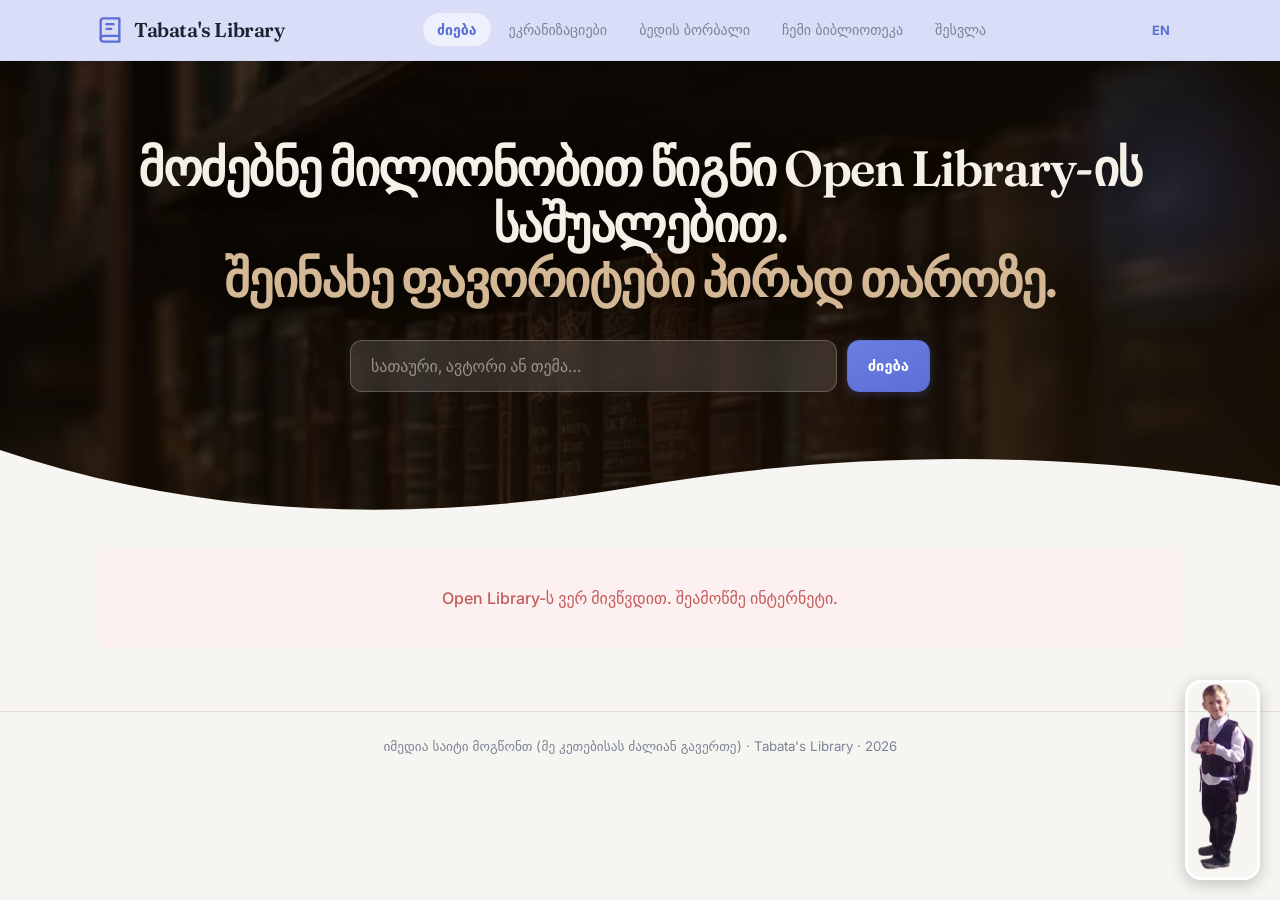
<file: index.html>
<!DOCTYPE html>
<html lang="ka">
<head>
  <meta charset="UTF-8" />
  <meta name="viewport" content="width=device-width, initial-scale=1.0" />
  <title>Tabata's Library — წიგნების ძიება</title>
  <link rel="icon" href="assets/logo.svg" type="image/svg+xml" />
  <link rel="preconnect" href="https://fonts.googleapis.com" />
  <link rel="preconnect" href="https://fonts.gstatic.com" crossorigin />
  <link href="https://fonts.googleapis.com/css2?family=Fraunces:ital,wght@0,500;0,600;1,500&family=Inter:wght@400;500;600&display=swap" rel="stylesheet" />
  <link rel="stylesheet" href="css/style.css" />
</head>
<body data-page="home">

  <header class="site-header">
    <nav class="nav" aria-label="მთავარი ნავიგაცია">
      <a class="nav__brand" href="index.html">
        <img src="assets/logo.svg" alt="Tabata's Library ლოგო" width="28" height="28" />
        Tabata's Library
      </a>
      <button class="nav__burger" id="nav-burger" type="button" aria-label="მენიუ" aria-expanded="false">
        <span></span><span></span><span></span>
      </button>
      <ul class="nav__links" id="nav-guest" role="list">
        <li><a class="nav__link" href="index.html" data-i18n="nav.search">ძიება</a></li>
        <li><a class="nav__link" href="adaptations.html" data-i18n="nav.adaptations">ეკრანიზაციები</a></li>
        <li><a class="nav__link" href="roulette.html" data-i18n="nav.roulette">ბედის ბორბალი</a></li>
        <li><a class="nav__link" href="saved.html" data-i18n="nav.saved">ჩემი ბიბლიოთეკა</a></li>
        <li id="nav-login-item"><a class="nav__link" href="login.html" data-i18n="nav.login">შესვლა</a></li>
      </ul>
      <div class="nav__user" id="nav-user" hidden>
        <ul class="nav__user-links" role="list">
          <li><span class="nav__user-name" id="nav-user-name"></span></li>
          <li><button class="nav__logout" id="nav-logout" type="button" data-i18n="nav.logout">გასვლა</button></li>
        </ul>
      </div>
      <button class="nav__lang" id="lang-toggle" type="button" aria-label="Switch language">EN</button>
    </nav>
  </header>

  <div class="hero-band">
    <section class="hero" aria-labelledby="hero-heading">
      <h1 class="hero__title" id="hero-heading" data-i18n-html="home.hero">
        მოძებნე მილიონობით წიგნი Open Library-ის საშუალებით. <br /><em>შეინახე ფავორიტები პირად თაროზე.</em>
      </h1>

      <form class="search" id="search-form" role="search" novalidate>
        <label class="sr-only" for="search-input" data-i18n="home.search.label">ძიება სათაურით, ავტორით ან თემით</label>
        <input
          class="search__input"
          id="search-input"
          type="search"
          name="q"
          placeholder="სათაური, ავტორი ან თემა…"
          data-i18n-placeholder="home.search.placeholder"
          autocomplete="off"
          minlength="1"
          required
          aria-label="წიგნების ძიება"
        />
        <button class="btn btn--hero" type="submit" data-i18n="home.search.btn">ძიება</button>
      </form>
    </section>

    <div class="hero-band__wave" aria-hidden="true">
      <svg viewBox="0 0 1440 72" xmlns="http://www.w3.org/2000/svg" preserveAspectRatio="none">
        <path d="M0,0 C240,72 480,72 720,36 C960,0 1200,0 1440,36 L1440,72 L0,72 Z" fill="#f7f5f2"/>
      </svg>
    </div>
  </div>

  <main class="container">
    <section aria-label="ძიების შედეგები">
      <div class="grid" id="results" aria-live="polite"></div>
    </section>
  </main>

  <footer class="site-footer" data-i18n="footer.text">
    იმედია საიტი მოგწონთ (მე კეთებისას ძალიან გავერთე) · Tabata's Library · 2026
  </footer>


  <div class="me-corner" data-i18n-title="me.corner" title="გამარჯობა! 👋"><img src="assets/me.png" alt="Tabata" /></div>
  <script type="module" src="js/main.js"></script>
</body>
</html>
</file>
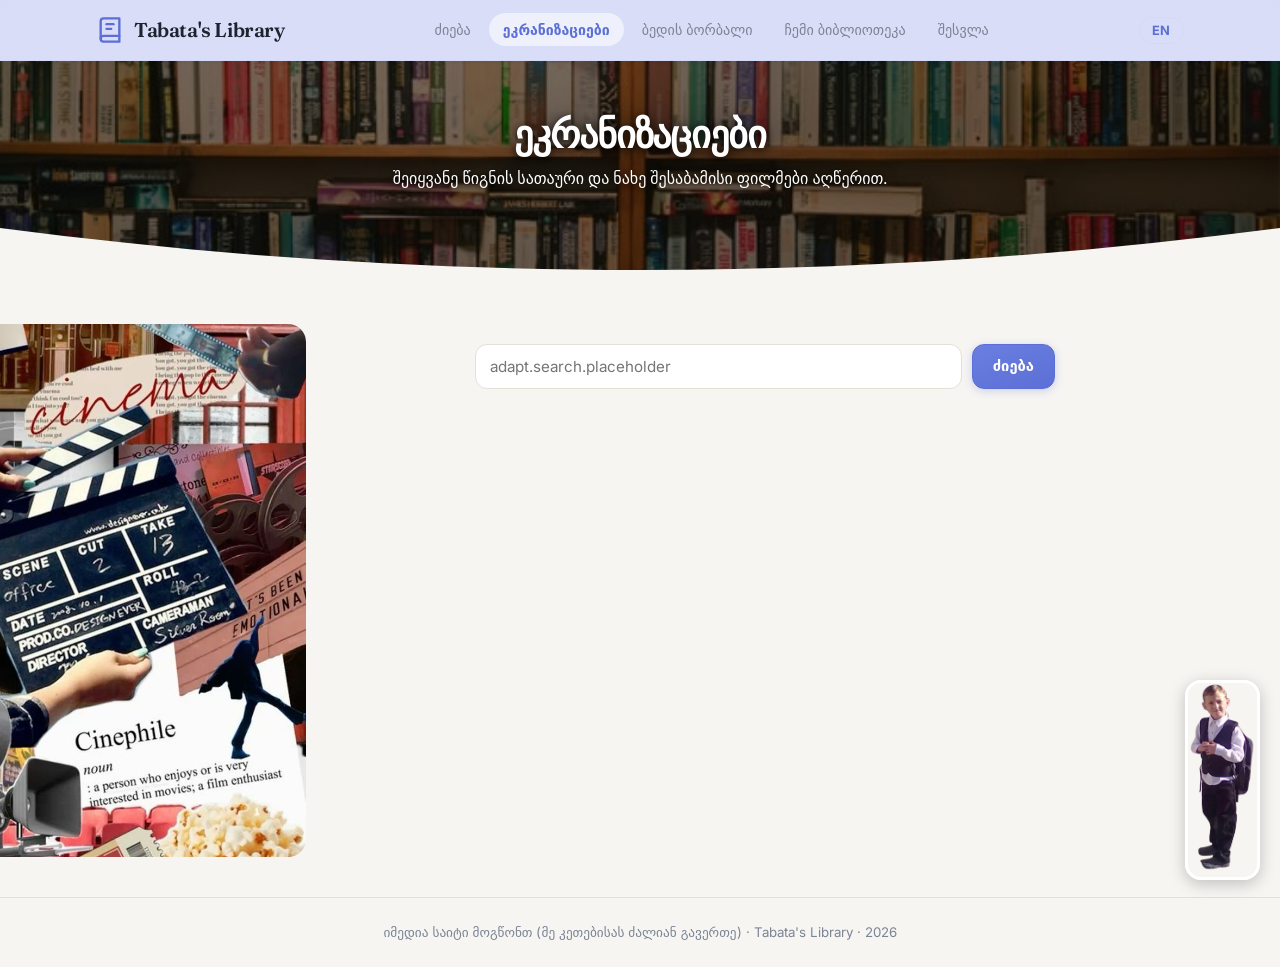
<file: adaptations.html>
<!DOCTYPE html>
<html lang="ka">
<head>
  <meta charset="UTF-8" />
  <meta name="viewport" content="width=device-width, initial-scale=1.0" />
  <title>ეკრანიზაციები — Tabata's Library</title>
  <link rel="icon" href="assets/logo.svg" type="image/svg+xml" />
  <link rel="preconnect" href="https://fonts.googleapis.com" />
  <link rel="preconnect" href="https://fonts.gstatic.com" crossorigin />
  <link href="https://fonts.googleapis.com/css2?family=Fraunces:ital,wght@0,500;0,600;1,500&family=Inter:wght@400;500;600&display=swap" rel="stylesheet" />
  <link rel="stylesheet" href="css/style.css" />
</head>
<body data-page="adaptations">

  <header class="site-header">
    <nav class="nav" aria-label="მთავარი ნავიგაცია">
      <a class="nav__brand" href="index.html">
        <img src="assets/logo.svg" alt="Tabata's Library ლოგო" width="28" height="28" />
        Tabata's Library
      </a>
      <button class="nav__burger" id="nav-burger" type="button" aria-label="მენიუ" aria-expanded="false">
        <span></span><span></span><span></span>
      </button>
      <ul class="nav__links" id="nav-guest" role="list">
        <li><a class="nav__link" href="index.html" data-i18n="nav.search">ძიება</a></li>
        <li><a class="nav__link" href="adaptations.html" data-i18n="nav.adaptations">ეკრანიზაციები</a></li>
        <li><a class="nav__link" href="roulette.html" data-i18n="nav.roulette">ბედის ბორბალი</a></li>
        <li><a class="nav__link" href="saved.html" data-i18n="nav.saved">ჩემი ბიბლიოთეკა</a></li>
        <li id="nav-login-item"><a class="nav__link" href="login.html" data-i18n="nav.login">შესვლა</a></li>
      </ul>
      <div class="nav__user" id="nav-user" hidden>
        <ul class="nav__user-links" role="list">
          <li><span class="nav__user-name" id="nav-user-name"></span></li>
          <li><button class="nav__logout" id="nav-logout" type="button" data-i18n="nav.logout">გასვლა</button></li>
        </ul>
      </div>
      <button class="nav__lang" id="lang-toggle" type="button" aria-label="Switch language">EN</button>
    </nav>
    
  </header>

  <div class="adapt-hero">
    <div class="adapt-hero__overlay"></div>
    <div class="adapt-hero__content">
      <h1 class="adapt-hero__title" data-i18n="adapt.hero.title">ეკრანიზაციები</h1>
      <p class="adapt-hero__sub" data-i18n="adapt.hero.sub">შეიყვანე წიგნის სათაური და ნახე შესაბამისი ფილმები აღწერით.</p>
    </div>
    <div class="adapt-hero__wave" aria-hidden="true">
      <svg viewBox="0 0 1440 56" xmlns="http://www.w3.org/2000/svg" preserveAspectRatio="none">
        <path d="M0,0 C480,56 960,56 1440,0 L1440,56 L0,56 Z" fill="#f7f5f2"/>
      </svg>
    </div>
  </div>

  <main class="container">

    <div class="adapt-layout">

      <aside class="adapt-sidebar">
        <img class="adapt-sidebar__img" src="assets/ekranizaciis.jpg" alt="ეკრანიზაციები" />
      </aside>

      <section class="adapt-content" aria-label="ფილმების ძიება">
        <form class="adapt-search" id="adapt-form">
          <label class="sr-only" for="adapt-input">წიგნის სათაური</label>
          <input
            class="adapt-search__input"
            id="adapt-input"
            type="search"
            name="book"
            placeholder="მაგ. Pride and Prejudice, Harry Potter…"
            data-i18n-placeholder="adapt.search.placeholder"
            required
            minlength="2"
          />
          <button class="btn" type="submit" data-i18n="adapt.search.btn">ძიება</button>
        </form>

        <div class="adapt-picks" id="adapt-picks" hidden aria-label="შენახული წიგნები"></div>

        <div class="films" id="films" aria-live="polite"></div>
      </section>

    </div>

  </main>

  <footer class="site-footer" data-i18n="footer.text">
    იმედია საიტი მოგწონთ (მე კეთებისას ძალიან გავერთე) · Tabata's Library · 2026
  </footer>


  <div class="me-corner" data-i18n-title="me.corner" title="გამარჯობა! 👋"><img src="assets/me.png" alt="Tabata" /></div>
  <script type="module" src="js/main.js"></script>
</body>
</html>
</file>
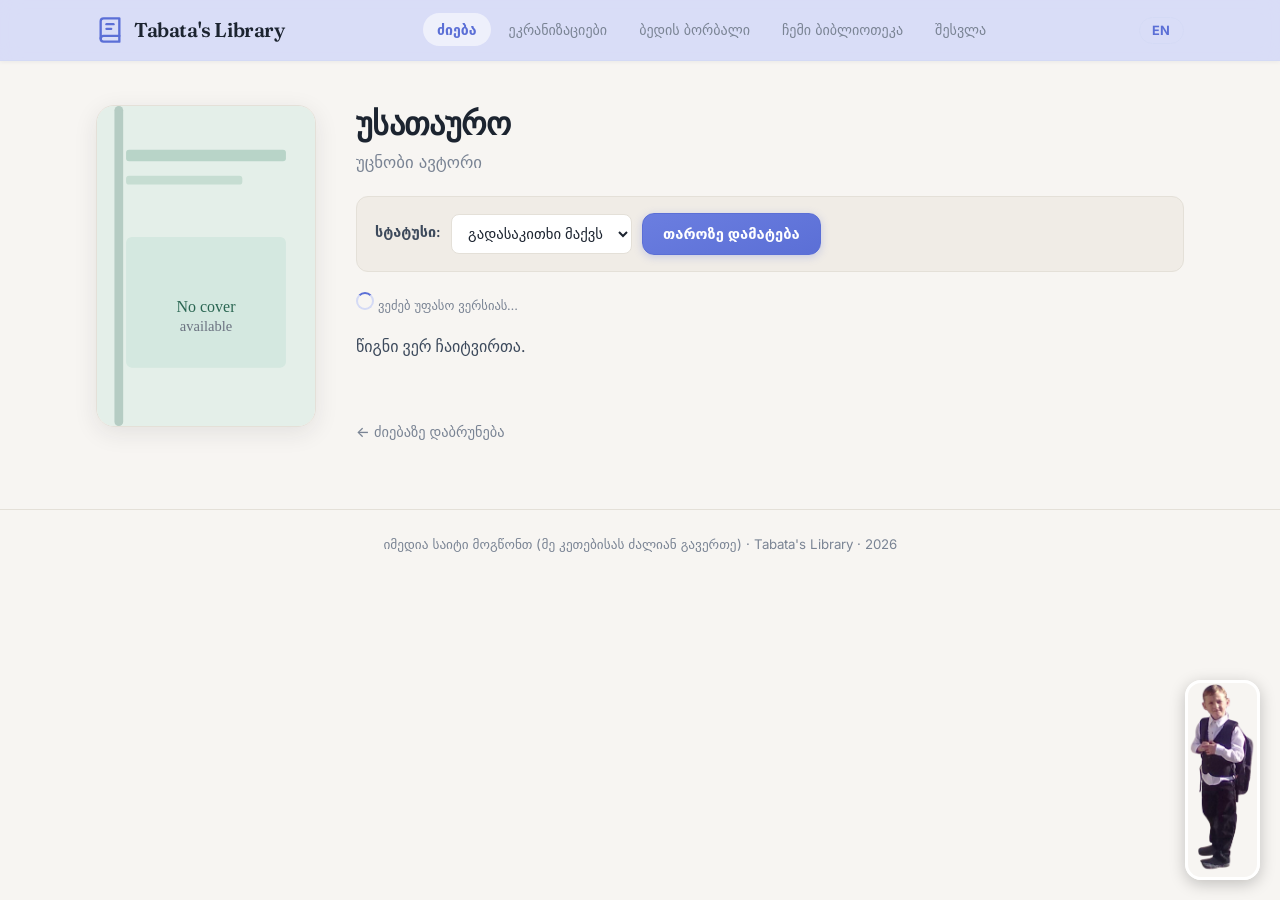
<file: detail.html>
<!DOCTYPE html>
<html lang="ka">
<head>
  <meta charset="UTF-8" />
  <meta name="viewport" content="width=device-width, initial-scale=1.0" />
  <title>წიგნის დეტალები — Tabata's Library</title>
  <link rel="icon" href="assets/logo.svg" type="image/svg+xml" />
  <link rel="preconnect" href="https://fonts.googleapis.com" />
  <link rel="preconnect" href="https://fonts.gstatic.com" crossorigin />
  <link href="https://fonts.googleapis.com/css2?family=Fraunces:ital,wght@0,500;0,600;1,500&family=Inter:wght@400;500;600&display=swap" rel="stylesheet" />
  <link rel="stylesheet" href="css/style.css" />
</head>
<body data-page="detail">

  <header class="site-header">
    <nav class="nav" aria-label="მთავარი ნავიგაცია">
      <a class="nav__brand" href="index.html">
        <img src="assets/logo.svg" alt="Tabata's Library ლოგო" width="28" height="28" />
        Tabata's Library
      </a>
      <button class="nav__burger" id="nav-burger" type="button" aria-label="მენიუ" aria-expanded="false">
        <span></span><span></span><span></span>
      </button>
      <ul class="nav__links" id="nav-guest" role="list">
        <li><a class="nav__link" href="index.html" data-i18n="nav.search">ძიება</a></li>
        <li><a class="nav__link" href="adaptations.html" data-i18n="nav.adaptations">ეკრანიზაციები</a></li>
        <li><a class="nav__link" href="roulette.html" data-i18n="nav.roulette">ბედის ბორბალი</a></li>
        <li><a class="nav__link" href="saved.html" data-i18n="nav.saved">ჩემი ბიბლიოთეკა</a></li>
        <li id="nav-login-item"><a class="nav__link" href="login.html" data-i18n="nav.login">შესვლა</a></li>
      </ul>
      <div class="nav__user" id="nav-user" hidden>
        <ul class="nav__user-links" role="list">
          <li><span class="nav__user-name" id="nav-user-name"></span></li>
          <li><button class="nav__logout" id="nav-logout" type="button" data-i18n="nav.logout">გასვლა</button></li>
        </ul>
      </div>
      <button class="nav__lang" id="lang-toggle" type="button" aria-label="Switch language">EN</button>
    </nav>
  </header>

  <main class="container">
    <article class="detail" aria-label="წიგნის ინფორმაცია">

      <div>
        <img
          class="detail__cover"
          id="detail-cover"
          src="assets/cover-placeholder.svg"
          alt="წიგნის ყდა"
          width="220"
        />
      </div>

      <div>
        <h1 class="detail__title" id="detail-title" data-i18n="detail.title.loading">იტვირთება…</h1>
        <p class="detail__author" id="detail-author"></p>

        <div class="shelf-box" aria-label="თაროზე შენახვა">
          <label class="form__label" for="status-select" data-i18n="detail.status.label">სტატუსი:</label>
          <select class="select" id="status-select">
            <option value="want" data-i18n="detail.status.want">გადასაკითხი მაქვს</option>
            <option value="reading" data-i18n="detail.status.reading">ვკითხულობ</option>
            <option value="read" data-i18n="detail.status.read">უკვე წავიკითხე</option>
          </select>
          <button class="btn" id="add-btn" type="button" data-i18n="detail.add.btn">თაროზე დამატება</button>
          <span class="feedback" id="shelf-feedback" aria-live="polite"></span>
        </div>

        <div id="free-read" aria-live="polite"></div>

        <p class="detail__desc" id="detail-desc"></p>
        <ul class="subjects" id="detail-subjects" aria-label="თემები"></ul>

        <a class="back-link" href="index.html" data-i18n="detail.back">← ძიებაზე დაბრუნება</a>
      </div>

    </article>
  </main>

  <footer class="site-footer" data-i18n="footer.text">
    იმედია საიტი მოგწონთ (მე კეთებისას ძალიან გავერთე) · Tabata's Library · 2026
  </footer>


  <div class="me-corner" data-i18n-title="me.corner" title="გამარჯობა! 👋"><img src="assets/me.png" alt="Tabata" /></div>
  <script type="module" src="js/main.js"></script>
</body>
</html>
</file>
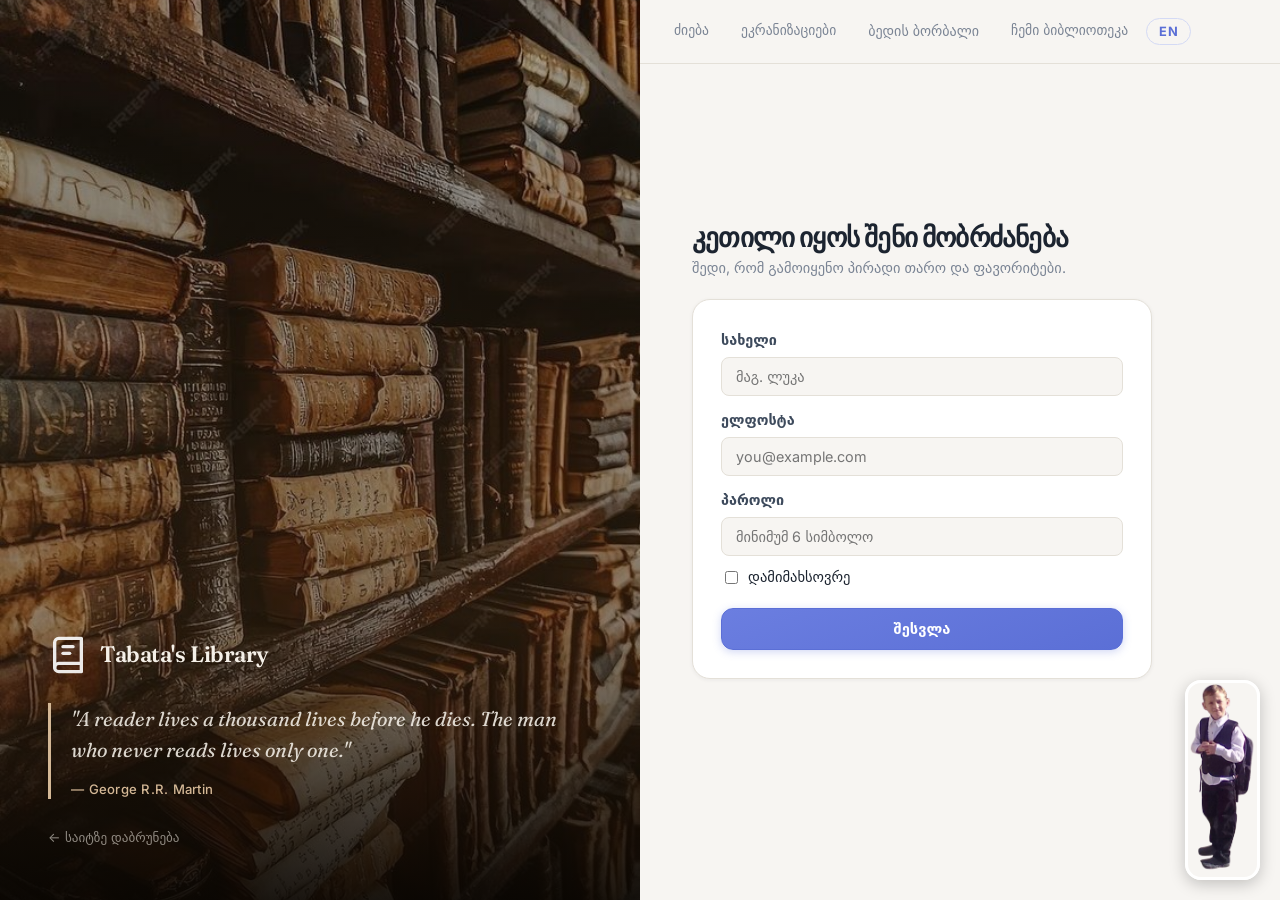
<file: login.html>
<!DOCTYPE html>
<html lang="ka">
<head>
  <meta charset="UTF-8" />
  <meta name="viewport" content="width=device-width, initial-scale=1.0" />
  <title>შესვლა — Tabata's Library</title>
  <link rel="icon" href="assets/logo.svg" type="image/svg+xml" />
  <link rel="preconnect" href="https://fonts.googleapis.com" />
  <link rel="preconnect" href="https://fonts.gstatic.com" crossorigin />
  <link href="https://fonts.googleapis.com/css2?family=Fraunces:ital,wght@0,500;0,600;1,500&family=Inter:wght@400;500;600&display=swap" rel="stylesheet" />
  <link rel="stylesheet" href="css/style.css" />
</head>
<body data-page="login" class="login-page">

  <div class="login-split">

    <!-- მარცხენა ვიზუალური პანელი -->
    <div class="login-split__visual" aria-hidden="true">
      <div class="login-split__visual-overlay"></div>
      <div class="login-split__visual-content">
        <div class="login-split__brand">
          <img src="assets/logo.svg" alt="" width="40" height="40" />
          <span>Tabata's Library</span>
        </div>
        <blockquote class="login-split__quote">
          "A reader lives a thousand lives before he dies. The man who never reads lives only one."
          <cite>— George R.R. Martin</cite>
        </blockquote>
        <a class="login-split__back" href="index.html" data-i18n="login.back">← საიტზე დაბრუნება</a>
      </div>
    </div>

    <!-- მარჯვენა ფორმის პანელი -->
    <div class="login-split__form-panel">

      <nav class="login-split__nav" aria-label="ნავიგაცია">
        <a class="login-split__nav-link" href="index.html" data-i18n="nav.search">ძიება</a>
        <a class="login-split__nav-link" href="adaptations.html" data-i18n="nav.adaptations">ეკრანიზაციები</a>
        <a class="nav__link" href="roulette.html" data-i18n="nav.roulette">ბედის ბორბალი</a>
        <a class="login-split__nav-link" href="saved.html" data-i18n="nav.saved">ჩემი ბიბლიოთეკა</a>
        <button class="nav__lang" id="lang-toggle" type="button" aria-label="Switch language">EN</button>
      </nav>

      <main class="login-split__main" aria-labelledby="login-heading">

        <div class="login-welcome" id="logged-in-panel" hidden>
          <div class="login-welcome__avatar" aria-hidden="true">
            <img src="assets/logo.svg" alt="" width="52" height="52" />
          </div>
          <h1 class="login-welcome__title"><span data-i18n="login.welcome.title">გამარჯობა, </span><span id="logged-in-name"></span>!</h1>
          <p class="login-welcome__sub" data-i18n="login.welcome.sub">შენი პირადი ბიბლიოთეკა გელოდება.</p>
          <div class="login-welcome__actions">
            <a class="btn login-welcome__primary" href="saved.html" data-i18n="login.welcome.saved">ჩემი ბიბლიოთეკა →</a>
            <a class="btn btn--ghost" href="index.html" data-i18n="login.welcome.search">ძიება</a>
          </div>
        </div>

        <div id="login-form-wrap">
          <h1 class="login-form__title" id="login-heading" data-i18n="login.title">კეთილი იყოს შენი მობრძანება</h1>
          <p class="login-form__sub" data-i18n="login.subtitle">შედი, რომ გამოიყენო პირადი თარო და ფავორიტები.</p>

          <form class="form" id="login-form" novalidate aria-label="შესვლის ფორმა">

            <div class="form__row">
              <label class="form__label" for="login-name" data-i18n="login.name.label">სახელი</label>
              <input class="form__input" id="login-name" name="displayName"
                     type="text" required minlength="2"
                     placeholder="მაგ. ლუკა" autocomplete="name"
                     data-i18n-placeholder="login.name.ph" />
            </div>

            <div class="form__row">
              <label class="form__label" for="login-email" data-i18n="login.email.label">ელფოსტა</label>
              <input class="form__input" id="login-email" name="email"
                     type="email" required
                     placeholder="you@example.com" autocomplete="email" />
            </div>

            <div class="form__row">
              <label class="form__label" for="login-password" data-i18n="login.pwd.label">პაროლი</label>
              <input class="form__input" id="login-password" name="password"
                     type="password" required minlength="6"
                     placeholder="მინიმუმ 6 სიმბოლო" autocomplete="current-password"
                     data-i18n-placeholder="login.pwd.ph" />
            </div>

            <div class="form__row form__row--check">
              <label class="form__choice">
                <input type="checkbox" name="remember" id="login-remember" />
                <span data-i18n="login.remember">დამიმახსოვრე</span>
              </label>
            </div>

            <button class="btn login-form__submit" type="submit" data-i18n="login.submit">შესვლა</button>
            <span class="feedback" id="login-feedback" aria-live="polite"></span>
          </form>
        </div>

      </main>
    </div>

  </div>

  
  <div class="me-corner" title="გამარჯობა! 👋"><img src="assets/me.png" alt="Tabata" /></div>
  <script type="module" src="js/main.js"></script>
</body>
</html>
</file>
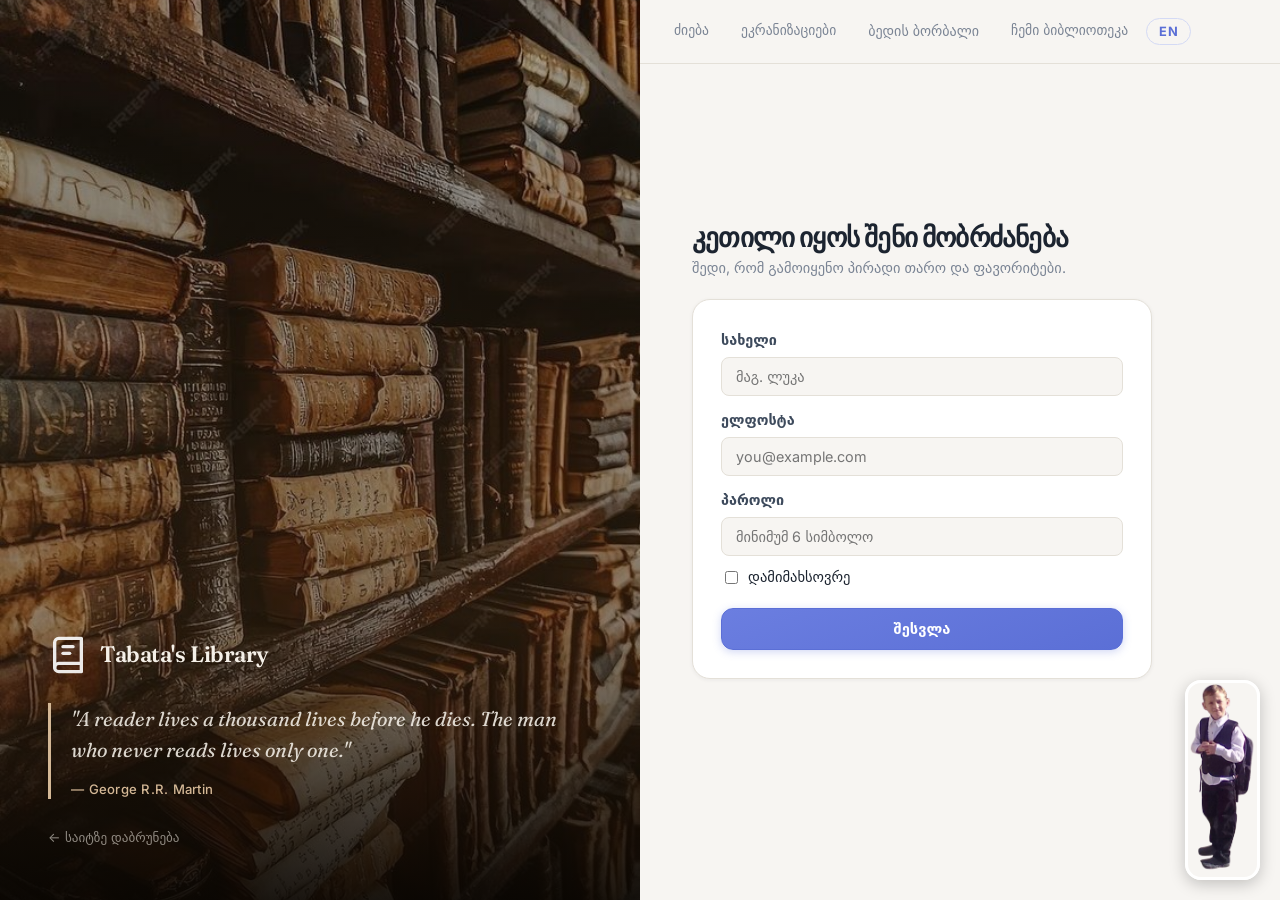
<file: saved.html>
<!DOCTYPE html>
<html lang="ka">
<head>
  <meta charset="UTF-8" />
  <meta name="viewport" content="width=device-width, initial-scale=1.0" />
  <title>ჩემი ბიბლიოთეკა — Tabata's Library</title>
  <link rel="icon" href="assets/logo.svg" type="image/svg+xml" />
  <link rel="preconnect" href="https://fonts.googleapis.com" />
  <link rel="preconnect" href="https://fonts.gstatic.com" crossorigin />
  <link href="https://fonts.googleapis.com/css2?family=Fraunces:ital,wght@0,500;0,600;1,500&family=Inter:wght@400;500;600&display=swap" rel="stylesheet" />
  <link rel="stylesheet" href="css/style.css" />
</head>
<body data-page="saved">

  <header class="site-header">
    <nav class="nav" aria-label="მთავარი ნავიგაცია">
      <a class="nav__brand" href="index.html">
        <img src="assets/logo.svg" alt="Tabata's Library ლოგო" width="28" height="28" />
        Tabata's Library
      </a>
      <button class="nav__burger" id="nav-burger" type="button" aria-label="მენიუ" aria-expanded="false">
        <span></span><span></span><span></span>
      </button>
      <ul class="nav__links" id="nav-guest" role="list">
        <li><a class="nav__link" href="index.html" data-i18n="nav.search">ძიება</a></li>
        <li><a class="nav__link" href="adaptations.html" data-i18n="nav.adaptations">ეკრანიზაციები</a></li>
        <li><a class="nav__link" href="roulette.html" data-i18n="nav.roulette">ბედის ბორბალი</a></li>
        <li><a class="nav__link" href="saved.html" data-i18n="nav.saved">ჩემი ბიბლიოთეკა</a></li>
        <li id="nav-login-item"><a class="nav__link" href="login.html" data-i18n="nav.login">შესვლა</a></li>
      </ul>
      <div class="nav__user" id="nav-user" hidden>
        <ul class="nav__user-links" role="list">
          <li><span class="nav__user-name" id="nav-user-name"></span></li>
          <li><button class="nav__logout" id="nav-logout" type="button" data-i18n="nav.logout">გასვლა</button></li>
        </ul>
      </div>
      <button class="nav__lang" id="lang-toggle" type="button" aria-label="Switch language">EN</button>
    </nav>
  </header>

  <!-- Hero -->
  <div class="shelf-hero">
    <div class="shelf-hero__overlay"></div>
    <div class="shelf-hero__content">
      <h1 class="shelf-hero__title" id="shelf-heading" data-i18n="saved.hero.title">ჩემი ბიბლიოთეკა</h1>
      <p class="shelf-hero__sub"><span data-i18n="saved.greeting.before">გამარჯობა, </span><strong id="shelf-greeting-name"></strong><span data-i18n="saved.greeting.after"> — აქ არის შენი შენახული წიგნები.</span></p>
    </div>
    <div class="shelf-hero__wave" aria-hidden="true">
      <svg viewBox="0 0 1440 56" xmlns="http://www.w3.org/2000/svg" preserveAspectRatio="none">
        <path d="M0,28 C360,56 1080,0 1440,28 L1440,56 L0,56 Z" fill="#f7f5f2"/>
      </svg>
    </div>
  </div>

  <!-- Stats Band -->
  <div class="stats-band" aria-label="სტატისტიკა">
    <div class="container">
      <div class="stats-band__grid">
        <div class="stats-band__item">
          <span class="stats-band__num" id="stat-total">0</span>
          <span class="stats-band__label" data-i18n="saved.stats.total">სულ</span>
        </div>
        <div class="stats-band__divider" aria-hidden="true"></div>
        <div class="stats-band__item">
          <span class="stats-band__num stats-band__num--want" id="stat-want">0</span>
          <span class="stats-band__label" data-i18n="saved.stats.want">გადასაკითხი</span>
        </div>
        <div class="stats-band__divider" aria-hidden="true"></div>
        <div class="stats-band__item">
          <span class="stats-band__num stats-band__num--reading" id="stat-reading">0</span>
          <span class="stats-band__label" data-i18n="saved.stats.reading">ვკითხულობ</span>
        </div>
        <div class="stats-band__divider" aria-hidden="true"></div>
        <div class="stats-band__item">
          <span class="stats-band__num stats-band__num--read" id="stat-read">0</span>
          <span class="stats-band__label" data-i18n="saved.stats.read">წავიკითხე</span>
        </div>
      </div>
    </div>
  </div>

  <main class="container">

    <section aria-labelledby="shelf-heading">

      <!-- Filter Tabs -->
      <div class="filter-tabs" role="group" aria-label="ფილტრი სტატუსით">
        <button class="filter-tab filter-tab--active" type="button" data-filter="all" data-i18n="saved.filter.all">ყველა</button>
        <button class="filter-tab" type="button" data-filter="want" data-i18n="saved.filter.want">გადასაკითხი</button>
        <button class="filter-tab" type="button" data-filter="reading" data-i18n="saved.filter.reading">ვკითხულობ</button>
        <button class="filter-tab" type="button" data-filter="read" data-i18n="saved.filter.read">წავიკითხე</button>
      </div>

      <div class="grid" id="saved-grid" aria-live="polite" aria-label="შენახული წიგნები"></div>

    </section>

  </main>

  <footer class="site-footer" data-i18n="footer.text">
    იმედია საიტი მოგწონთ (მე კეთებისას ძალიან გავერთე) · Tabata's Library · 2026
  </footer>


  <div class="me-corner" data-i18n-title="me.corner" title="გამარჯობა! 👋"><img src="assets/me.png" alt="Tabata" /></div>
  <script type="module" src="js/main.js"></script>
</body>
</html>
</file>
<file: css/style.css>
:root {
  /* ფერების პალიტრა */
  --bg:           #f7f5f2;
  --surface:      #ffffff;
  --surface-2:    #f0ece6;
  --ink:          #1c2430;
  --ink-2:        #3d4a5c;
  --muted:        #7a8494;
  --accent:       #5b6fd6;
  --accent-hover: #4a5bc4;
  --accent-soft:  #eef0fb;
  --accent-mid:   #d4daf5;
  --border:       #e4e0d8;
  --danger:       #c45c5c;
  --danger-soft:  #fdf0f0;
  --success:      #4a8f6e;
  --success-soft: #edf7f1;

  /* ჩრდილები */
  --shadow-sm: 0 1px 4px rgba(28, 36, 48, 0.06);
  --shadow-md: 0 6px 24px rgba(28, 36, 48, 0.09);
  --shadow-lg: 0 16px 48px rgba(28, 36, 48, 0.12);

  /* დაშორებები და ფორმები */
  --space:     16px;
  --radius:    12px;
  --radius-lg: 18px;
  --maxw:      1120px;

  /* შრიფტები */
  --font-body: "Inter", system-ui, -apple-system, "Segoe UI", Roboto, sans-serif;
  --font-head: "Fraunces", Georgia, "Times New Roman", serif;
}


/* reset */

*, *::before, *::after { box-sizing: border-box; }
[hidden] { display: none !important; }

body {
  margin: 0;
  background: var(--bg);
  color: var(--ink);
  font-family: var(--font-body);
  line-height: 1.6;
  -webkit-font-smoothing: antialiased;
}

a   { color: var(--accent); }
img { display: block; max-width: 100%; }
h1, h2, h3 { font-family: var(--font-head); font-weight: 600; line-height: 1.2; }

.sr-only {
  position: absolute;
  width: 1px; height: 1px;
  padding: 0; margin: -1px;
  overflow: hidden;
  clip: rect(0, 0, 0, 0);
  white-space: nowrap;
  border: 0;
}

.container {
  width: 100%;
  max-width: var(--maxw);
  margin: 0 auto;
  padding: 0 var(--space);
}

.spinner {
  display: inline-block;
  width: 18px; height: 18px;
  border: 2.5px solid var(--accent-mid);
  border-top-color: var(--accent);
  border-radius: 50%;
  animation: spin 0.7s linear infinite;
  flex-shrink: 0;
}

@keyframes spin { to { transform: rotate(360deg); } }

.feedback     { font-size: 0.88rem; font-weight: 500; }
.feedback--ok  { color: var(--success); }
.feedback--err { color: var(--danger); }


/* header */

.site-header {
  background: rgba(207, 213, 248, 0.75);
  border-bottom: 1px solid var(--accent-mid);
  box-shadow: var(--shadow-sm);
  position: sticky;
  top: 0;
  z-index: 20;
  backdrop-filter: blur(10px);
}


/* nav — Flexbox  */

.nav {
  display: flex;
  align-items: center;
  justify-content: space-between;
  gap: var(--space);
  padding: 14px var(--space);
  max-width: var(--maxw);
  margin: 0 auto;
}

.nav__brand {
  display: flex;
  align-items: center;
  gap: 10px;
  font-family: var(--font-head);
  font-size: 1.25rem;
  font-weight: 600;
  color: var(--ink);
  text-decoration: none;
  letter-spacing: -0.02em;
}

.nav__links {
  display: flex;
  gap: 4px;
  list-style: none;
  margin: 0;
  padding: 0;
  flex-wrap: wrap;
  justify-content: flex-end;
}

.nav__link {
  padding: 8px 14px;
  border-radius: 999px;
  text-decoration: none;
  color: var(--muted);
  font-weight: 500;
  font-size: 0.88rem;
  transition:  0.15s, color 0.15s;
}

.nav__link:hover      { background: var(--accent-soft); color: var(--accent); }
.nav__link--active    { color: var(--accent); background: var(--accent-soft); font-weight: 600; }

.nav__user {
  display: flex;
  align-items: center;
  gap: 16px;
  flex-wrap: wrap;
  justify-content: flex-end;
}

.nav__user-links {
  display: flex;
  gap: 4px;
  list-style: none;
  margin: 0;
  padding: 0;
  flex-wrap: wrap;
}

.nav__logout {
  padding: 8px 14px;
  border-radius: 999px;
  border: none;
  background: transparent;
  color: var(--muted);
  font-family: inherit;
  font-size: 0.88rem;
  font-weight: 500;
  cursor: pointer;
  transition:  0.15s, color 0.15s;
}

.nav__logout:hover { background: var(--danger-soft); color: var(--danger); }

.nav__user-name {
  display: inline-flex;
  align-items: center;
  gap: 7px;
  padding: 6px 14px 6px 8px;
  font-size: 0.85rem;
  font-weight: 600;
  color: var(--accent);
  background: var(--accent-soft);
  border: 1.5px solid var(--accent-mid);
  border-radius: 999px;
  letter-spacing: 0.01em;
  white-space: nowrap;
}

.nav__user-name::before {
  content: "";
  display: inline-block;
  width: 24px;
  height: 24px;
  border-radius: 50%;
  background: linear-gradient(135deg, var(--accent) 0%, #8b9de8 100%);
  flex-shrink: 0;
}

.nav__user-links li:first-child {
  display: flex;
  align-items: center;
  justify-content: center;
}

.nav__lang {
  padding: 5px 12px;
  border-radius: 999px;
  border: 1.5px solid var(--accent-mid);
  background: transparent;
  color: var(--accent);
  font-family: inherit;
  font-size: 0.8rem;
  font-weight: 700;
  cursor: pointer;
  letter-spacing: 0.05em;
  flex-shrink: 0;
  transition:  0.15s, color 0.15s, border-color 0.15s;
}

.nav__lang:hover { background: var(--accent-soft); border-color: var(--accent); }


/* hero — მთავარი გვერდი */

.hero-band {
  position: relative;
  background-image: url('../assets/bg-shelf-dark.jpg');
  background-size: cover;
  background-position: center 30%;
  overflow: hidden;
}

.hero-band::before {
  content: '';
  position: absolute;
  inset: 0;
  background: linear-gradient(160deg, rgba(8,5,2,0.72) 0%, rgba(20,12,4,0.82) 60%, rgba(30,18,6,0.88) 100%);
  z-index: 0;
}

.hero-band::after {
  content: '';
  position: absolute;
  top: -80px; right: -100px;
  width: 420px; height: 420px;
  border-radius: 50%;
  background: radial-gradient(circle, rgba(91,111,214,0.18) 0%, transparent 50%);
  pointer-events: none;
  z-index: 0;
}

.hero {
  position: relative;
  z-index: 1;
  padding: 80px var(--space) 60px;
  text-align: center;
  max-width: var(--maxw);
  margin: 0 auto;
}

.hero__title {
  font-size: 2.7rem;
  margin: 0 0 12px;
  letter-spacing: -0.03em;
  line-height: 1.12;
  color: #f5f0e8;
  text-shadow: 0 2px 24px rgba(0,0,0,0.45);
}

.hero__title em { color: #d4b896; font-style: normal; }

.search {
  display: flex;
  gap: 10px;
  margin: 32px auto 0;
  max-width: 580px;
}

.search__input {
  flex: 1;
  padding: 15px 20px;
  font-size: 1rem;
  border: 1.5px solid rgba(255,255,255,0.22);
  border-radius: var(--radius);
  background: rgba(255,255,255,0.12);
  backdrop-filter: blur(12px);
  font-family: inherit;
  color: #f5f0e8;
  transition: border-color 0.15s, box-shadow 0.15s,  0.15s;
}

.search__input::placeholder { color: rgba(245,240,232,0.52); }

.search__input:focus {
  outline: none;
  border-color: rgba(212,184,150,0.6);
  background: rgba(255,255,255,0.18);
  box-shadow: 0 0 0 3px rgba(212,184,150,0.18);
  color: #f5f0e8;
}

.btn--hero {
  background: #d4b896;
  color: #1c1208;
  font-weight: 600;
  border: none;
  padding: 15px 28px;
  border-radius: var(--radius);
  font-family: inherit;
  font-size: 1rem;
  cursor: pointer;
  transition:  0.15s, transform 0.12s;
  white-space: nowrap;
}

.btn--hero:hover { background: #c9a67c; transform: translateY(-1px); }

.hero-band__wave {
  position: relative;
  z-index: 1;
  line-height: 0;
  margin-top: -2px;
}

.hero-band__wave svg { display: block; width: 100%; height: 72px; }


/* ეკრანიზაციების hero */

.adapt-hero {
  position: relative;
  background-image: url('../assets/biblioteka.jpg');
  background-size: cover;
  background-position: center 55%;
  overflow: hidden;
}

.adapt-hero__overlay {
  position: absolute;
  inset: 0;
  background: linear-gradient(160deg, rgba(8,5,2,0.55) 0%, rgba(20,10,4,0.65) 100%);
}

.adapt-hero__content {
  position: relative;
  z-index: 1;
  text-align: center;
  padding: 52px var(--space) 36px;
  max-width: var(--maxw);
  margin: 0 auto;
}

.adapt-hero__title {
  font-family: var(--font-head);
  font-size: 2.4rem;
  margin: 0 0 10px;
  letter-spacing: -0.03em;
  line-height: 1.12;
  color: #ffffff;
  text-shadow: 0 2px 8px rgba(0,0,0,0.9), 0 4px 32px rgba(0,0,0,0.7);
}

.adapt-hero__sub {
  margin: 0;
  color: #ffffff;
  font-size: 1rem;
  text-shadow: 0 1px 6px rgba(0,0,0,0.85), 0 2px 16px rgba(0,0,0,0.6);
}

.adapt-hero__wave { position: relative; z-index: 1; line-height: 0; }
.adapt-hero__wave svg { display: block; width: 100%; height: 56px; }


/* ბიბლიოთეკის გვერდის hero */

.shelf-hero {
  position: relative;
  background-image: url('../assets/bg-shelf-warm.jpg');
  background-size: cover;
  background-position: center 35%;
  overflow: hidden;
  display: flex;
  flex-direction: column;
  justify-content: center;
}

.shelf-hero__overlay {
  position: absolute;
  inset: 0;
  background: linear-gradient(160deg, rgba(40,22,8,0.70) 0%, rgba(60,35,10,0.78) 100%);
}

.shelf-hero__content {
  position: relative;
  z-index: 1;
  text-align: center;
  padding: 52px var(--space) 36px;
  max-width: var(--maxw);
  margin: 0 auto;
  width: 100%;
}

.shelf-hero__title {
  font-family: var(--font-head);
  font-size: 2.4rem;
  margin: 0 0 10px;
  letter-spacing: -0.03em;
  line-height: 1.12;
  color: #f5f0e8;
  text-shadow: 0 2px 20px rgba(0,0,0,0.5);
}

.shelf-hero__sub          { margin: 0; color: rgba(245,235,215,0.80); font-size: 1rem; }
.shelf-hero__sub strong   { color: #d4b896; }

.shelf-hero__wave         { position: relative; z-index: 1; line-height: 0; }
.shelf-hero__wave svg     { display: block; width: 100%; height: 56px; }


/* სტატისტიკის ბენდი (ჩემი ბიბლიოთეკა) */

.stats-band {
  background: var(--surface);
  border-bottom: 1px solid var(--border);
}

.stats-band__grid {
  display: flex;
  align-items: stretch;
  justify-content: center;
}

.stats-band__item {
  flex: 1;
  display: flex;
  flex-direction: column;
  align-items: center;
  justify-content: center;
  gap: 4px;
  padding: 24px 20px;
  text-align: center;
}

.stats-band__divider {
  width: 1px;
  background: var(--border);
  align-self: stretch;
  margin: 16px 0;
}

.stats-band__num {
  font-family: var(--font-head);
  font-size: 2.2rem;
  font-weight: 600;
  line-height: 1;
  color: var(--ink);
  letter-spacing: -0.03em;
}

.stats-band__num--want    { color: var(--accent); }
.stats-band__num--reading { color: #b07a2a; }
.stats-band__num--read    { color: var(--success); }

.stats-band__label {
  font-size: 0.72rem;
  font-weight: 500;
  color: var(--muted);
  text-transform: uppercase;
  letter-spacing: 0.06em;
}


/* login გვერდი */

body.login-page {
  min-height: 100vh;
  background: var(--bg);
  overflow-x: hidden;
}

.login-split {
  display: grid;
  grid-template-columns: 1fr 1fr;
  min-height: 100vh;
}

.login-split__visual {
  position: relative;
  background-image: url('../assets/ loginis_foto.jpg');
  background-size: cover;
  background-position: center 30%;
  display: flex;
  flex-direction: column;
  justify-content: flex-end;
  overflow: hidden;
}

.login-split__visual-overlay {
  position: absolute;
  inset: 0;
  background: linear-gradient(180deg, rgba(10,6,2,0.35) 0%, rgba(50,31,12,0.5) 70%, rgba(10,6,2,0.92) 100%);
}

.login-split__visual-content {
  position: relative;
  z-index: 1;
  padding: 48px 48px 52px;
  display: flex;
  flex-direction: column;
  gap: 28px;
}

.login-split__brand {
  display: flex;
  align-items: center;
  gap: 12px;
  font-family: var(--font-head);
  font-size: 1.4rem;
  font-weight: 600;
  color: #f5f0e8;
  letter-spacing: -0.02em;
}

.login-split__brand img { filter: brightness(0) invert(1); opacity: 0.9; }

.login-split__quote {
  margin: 0;
  font-family: var(--font-head);
  font-style: italic;
  font-size: 1.25rem;
  line-height: 1.55;
  color: rgba(245,240,232,0.88);
  border-left: 3px solid #d4b896;
  padding-left: 20px;
}

.login-split__quote cite {
  display: block;
  margin-top: 14px;
  font-style: normal;
  font-family: var(--font-body);
  font-size: 0.82rem;
  color: #d4b896;
  font-weight: 500;
  letter-spacing: 0.02em;
}

.login-split__back {
  font-size: 0.82rem;
  color: rgba(245,240,232,0.55);
  text-decoration: none;
  transition: color 0.15s;
  align-self: flex-start;
}

.login-split__back:hover { color: #d4b896; }

.login-split__form-panel {
  background: var(--bg);
  display: flex;
  flex-direction: column;
  overflow-y: auto;
}

.login-split__nav {
  display: flex;
  align-items: center;
  gap: 4px;
  padding: 12px 20px;
  border-bottom: 1px solid var(--border);
  flex-wrap: wrap;
  flex-shrink: 0;
  align-items: center;
}

.login-split__nav-link {
  padding: 7px 14px;
  border-radius: 999px;
  text-decoration: none;
  color: var(--muted);
  font-size: 0.85rem;
  font-weight: 500;
  transition:  0.15s, color 0.15s;
}

.login-split__nav-link:hover,
.login-split__nav-link--active    { background: var(--accent-soft); color: var(--accent); }
.login-split__nav-link--active    { font-weight: 600; }

.login-split__main {
  flex: 1;
  display: flex;
  flex-direction: row;
  align-items: center;
  gap: 48px;
  padding: 24px 52px;
  width: 100%;
}

.login-welcome,
#login-form-wrap { flex: 1; min-width: 0; }

#login-form-wrap {
  border-left: 1px solid var(--border);
  padding-left: 48px;
}

.login-split__main:has(#logged-in-panel[hidden]) #login-form-wrap {
  border-left: none;
  padding-left: 0;
}

.login-welcome {
  display: flex;
  flex-direction: column;
  align-items: flex-start;
}

.login-welcome__avatar {
  width: 60px; height: 60px;
  border-radius: 50%;
  background: var(--accent-soft);
  border: 2px solid var(--accent-mid);
  display: flex;
  align-items: center;
  justify-content: center;
  margin-bottom: 18px;
}

.login-welcome__title {
  font-family: var(--font-head);
  font-size: 1.75rem;
  margin: 0 0 8px;
  letter-spacing: -0.03em;
  color: var(--ink);
}

.login-welcome__sub    { margin: 0 0 24px; color: var(--muted); font-size: 0.9rem; }

.login-welcome__actions { display: flex; gap: 10px; flex-wrap: wrap; }

.login-welcome__primary { padding: 12px 24px; font-size: 0.95rem; }

.login-form__title {
  font-size: 1.7rem;
  margin: 0 0 5px;
  letter-spacing: -0.03em;
  color: var(--ink);
}

.login-form__sub { margin: 0 0 18px; color: var(--muted); font-size: 0.9rem; line-height: 1.45; }

.login-split__main .form__row  { margin-bottom: 12px; }
.login-split__main .form__input { padding: 10px 14px; font-size: 0.9rem; }

.login-form__submit {
  width: 100%;
  padding: 11px;
  font-size: 0.95rem;
  margin-top: 4px;
}

.form__row--check { margin-top: -2px; margin-bottom: 6px; }


/* form */

.form {
  background: var(--surface);
  border: 1px solid var(--border);
  border-radius: var(--radius-lg);
  padding: 28px;
  max-width: 460px;
  margin: 20px 0 64px;
  box-shadow: var(--shadow-sm);
}

.form__row    { margin-bottom: 20px; }
.form__label  { display: block; font-weight: 600; margin-bottom: 6px; font-size: 0.9rem; color: var(--ink-2); }
.form__hint   { font-size: 0.79rem; color: var(--muted); display: block; margin-top: 5px; }

.form__input {
  width: 100%;
  padding: 11px 14px;
  border: 1.5px solid var(--border);
  border-radius: 8px;
  font-family: inherit;
  font-size: 0.94rem;
  background: var(--bg);
  color: var(--ink);
  transition: border-color 0.15s, box-shadow 0.15s;
}

.form__input:focus {
  outline: none;
  border-color: var(--accent);
  box-shadow: 0 0 0 3px rgba(91,111,214,0.14);
}

.form__choice {
  display: inline-flex;
  align-items: center;
  gap: 7px;
  font-size: 0.91rem;
  cursor: pointer;
}

.select {
  padding: 9px 12px;
  border: 1.5px solid var(--border);
  border-radius: 8px;
  font-family: inherit;
  font-size: 0.92rem;
  background: var(--surface);
  color: var(--ink);
}

.select:focus { outline: none; border-color: var(--accent); }

/* ეკრანიზაციების განლაგება */
.adapt-layout {
  display: flex;
  gap: 40px;
  align-items: flex-start;
  padding: 40px 0;
}

.adapt-sidebar {
  flex: 0 0 400px;
  align-self: flex-start;
  position: sticky;
  top: 66px;
  margin-left: -190px;
  overflow: hidden;
  border-radius: var(--radius-lg);
}

.adapt-sidebar__img {
  width: 100%;
  aspect-ratio: 3 / 4;       
  object-fit: cover;
  object-position: center;   
  display: block;
  border-radius: 0;
  box-shadow: none;
}

.adapt-content {
  flex: 1;
  min-width: 0;
  display: flex;
  flex-direction: column;
  align-items: center;
  padding: 0 32px;
}

.adapt-content .adapt-search,
.adapt-content .adapt-picks,
.adapt-content .films {
  width: 100%;
  max-width: 580px;
}

/* ეკრანიზაციების ძიების ფორმა */
.adapt-search {
  display: flex;
  gap: 10px;
  max-width: 520px;
  margin: 20px 0 8px;
}

.adapt-search__input {
  flex: 1;
  padding: 12px 14px;
  border: 1px solid var(--border);
  border-radius: var(--radius);
  font-family: inherit;
  font-size: 0.95rem;
  background: var(--surface);
  color: var(--ink);
}

.adapt-search__input:focus { outline: none; border-color: var(--accent); }

.adapt-picks {
  display: flex;
  flex-wrap: wrap;
  gap: 8px;
  margin: 16px 0 8px;
}

.adapt-picks__btn {
  padding: 6px 12px;
  border: 1px solid var(--border);
  border-radius: 999px;
  background: var(--surface);
  color: var(--ink-2);
  font-family: inherit;
  font-size: 0.82rem;
  cursor: pointer;
  transition: border-color 0.15s, color 0.15s;
}

.adapt-picks__btn:hover { border-color: var(--accent); color: var(--accent); }


/* results grid — CSS Grid  */

.grid {
  display: grid;
  grid-template-columns: repeat(auto-fill, minmax(180px, 1fr));
  gap: 22px;
  padding: 28px 0 64px;
}


/* card */

.card {
  background: var(--surface);
  border: 1px solid var(--border);
  border-radius: var(--radius-lg);
  overflow: hidden;
  cursor: pointer;
  display: flex;
  flex-direction: column;
  box-shadow: var(--shadow-sm);
  transition: transform 0.18s ease, box-shadow 0.18s ease;
}

.card:hover { transform: translateY(-4px); box-shadow: var(--shadow-md); }

.card__cover {
  width: 100%;
  aspect-ratio: 2 / 3;
  object-fit: cover;
  background: var(--accent-soft);
}

.card__body {
  padding: 14px 16px 16px;
  display: flex;
  flex-direction: column;
  gap: 4px;
  flex: 1;
}

.card__title  { font-size: 0.92rem; margin: 0; line-height: 1.35; }
.card__author { font-size: 0.8rem;  color: var(--muted); margin: 0; }
.card__year   { font-size: 0.76rem; color: var(--muted); margin-top: 2px; }


/* ფილმის ბარათები (ეკრანიზაციები) */

.films {
  display: grid;
  grid-template-columns: repeat(auto-fill, minmax(170px, 1fr));
  gap: 24px;
  padding: 24px 0 64px;
}

.films .status,
.films .empty { grid-column: 1 / -1; }

.film-card {
  display: flex;
  flex-direction: column;
  background: var(--surface);
  border: 1px solid var(--border);
  border-radius: var(--radius-lg);
  overflow: hidden;
  box-shadow: var(--shadow-sm);
  transition: box-shadow 0.2s, transform 0.2s;
}

.film-card:hover { box-shadow: var(--shadow-md); transform: translateY(-4px); }

.film-card__poster-wrap {
  position: relative;
  width: 100%;
  aspect-ratio: 2 / 3;
  background: var(--surface-2);
  overflow: hidden;
}

.film-card__poster {
  width: 100%; height: 100%;
  object-fit: cover;
  object-position: center top;
  display: block;
  transition: transform 0.3s ease;
}

.film-card:hover .film-card__poster { transform: scale(1.04); }

.film-card__poster-placeholder {
  width: 100%; height: 100%;
  display: flex;
  align-items: center;
  justify-content: center;
  background: linear-gradient(135deg, var(--accent-soft) 0%, var(--surface-2) 100%);
  color: var(--muted);
  font-size: 3rem;
}

.film-card__body {
  display: flex;
  flex-direction: column;
  gap: 6px;
  padding: 14px 16px 16px;
  flex: 1;
}

.film-card__title {
  font-family: var(--font-head);
  font-size: 1rem;
  font-weight: 600;
  margin: 0;
  line-height: 1.3;
  color: var(--ink);
  letter-spacing: -0.01em;
}

.film-card__meta {
  font-size: 0.75rem;
  color: var(--muted);
  margin: 0;
  white-space: nowrap;
  overflow: hidden;
  text-overflow: ellipsis;
}

.film-card__desc {
  font-size: 0.82rem;
  color: var(--ink-2);
  margin: 4px 0 0;
  line-height: 1.55;
  display: -webkit-box;
  -webkit-line-clamp: 4;
  -webkit-box-orient: vertical;
  overflow: hidden;
}

.film-card__link {
  display: inline-block;
  font-size: 0.78rem;
  font-weight: 600;
  margin-top: auto;
  padding-top: 10px;
  text-decoration: none;
  color: var(--accent);
}

.film-card__link:hover { text-decoration: underline; }


/* წიგნის დეტალების გვერდი */

.detail {
  display: grid;
  grid-template-columns: 220px 1fr;
  gap: 40px;
  padding: 44px 0 64px;
}

.detail__cover {
  width: 100%;
  border-radius: var(--radius-lg);
  border: 1px solid var(--border);
  box-shadow: var(--shadow-md);
}

.detail__title  { font-size: 2rem; margin: 0 0 6px; letter-spacing: -0.02em; }
.detail__author { color: var(--muted); margin: 0 0 20px; font-size: 1.05rem; }
.detail__desc   { margin: 16px 0; max-width: 62ch; line-height: 1.75; color: var(--ink-2); }

.subjects {
  display: flex;
  flex-wrap: wrap;
  gap: 8px;
  list-style: none;
  padding: 0;
  margin: 16px 0;
}

.subjects__tag {
  font-size: 0.78rem;
  background: var(--accent-soft);
  color: var(--accent);
  padding: 4px 11px;
  border-radius: 999px;
  font-weight: 500;
}

.shelf-box {
  display: flex;
  flex-wrap: wrap;
  align-items: center;
  gap: 10px;
  padding: 16px 18px;
  background: var(--surface-2);
  border: 1px solid var(--border);
  border-radius: var(--radius);
  margin: 20px 0;
}

.free-read {
  padding: 16px 18px;
  background: var(--accent-soft);
  border: 1px solid var(--accent-mid);
  border-radius: var(--radius);
  margin: 20px 0;
}

.free-read__label { margin: 0 0 10px; font-size: 0.9rem; color: var(--ink-2); }

.free-read__row { display: flex; gap: 10px; flex-wrap: wrap; }

.back-link {
  display: inline-flex;
  align-items: center;
  gap: 4px;
  margin: 28px 0 0;
  text-decoration: none;
  font-weight: 500;
  color: var(--muted);
  font-size: 0.9rem;
}

.back-link:hover { color: var(--accent); }


/* saved grid — CSS Grid  */

.filter-tabs {
  display: flex;
  gap: 6px;
  flex-wrap: wrap;
  padding: 24px 0 8px;
}

.filter-tab {
  padding: 8px 18px;
  border: 1.5px solid var(--border);
  border-radius: 999px;
  background: var(--surface);
  color: var(--ink-2);
  font-family: inherit;
  font-size: 0.85rem;
  font-weight: 500;
  cursor: pointer;
  transition: border-color 0.15s,  0.15s, color 0.15s;
}

.filter-tab:hover            { border-color: var(--accent-mid); color: var(--accent); background: var(--accent-soft); }
.filter-tab--active          { background: var(--accent); border-color: var(--accent); color: #fff; }
.filter-tab--active:hover    { background: var(--accent-hover); border-color: var(--accent-hover); color: #fff; }

.shelf-card {
  background: var(--surface);
  border: 1px solid var(--border);
  border-radius: var(--radius-lg);
  overflow: hidden;
  display: flex;
  flex-direction: column;
  box-shadow: var(--shadow-sm);
  transition: box-shadow 0.18s, transform 0.18s;
}

.shelf-card:hover { box-shadow: var(--shadow-md); transform: translateY(-3px); }

.shelf-card__link { display: block; text-decoration: none; color: inherit; }

.shelf-card__cover {
  width: 100%;
  aspect-ratio: 2 / 3;
  object-fit: cover;
  object-position: center top;
  background: var(--accent-soft);
  display: block;
  transition: transform 0.3s ease;
}

.shelf-card:hover .shelf-card__cover { transform: scale(1.03); }

.shelf-card__body {
  padding: 14px 16px 12px;
  display: flex;
  flex-direction: column;
  gap: 6px;
}

.shelf-card__title  { font-size: 0.95rem; font-weight: 600; margin: 0; line-height: 1.35; color: var(--ink); }
.shelf-card__author { font-size: 0.82rem; color: var(--muted); margin: 0; }

.shelf-card__badge {
  align-self: flex-start;
  font-size: 0.7rem;
  padding: 3px 10px;
  border-radius: 999px;
  font-weight: 600;
  letter-spacing: 0.02em;
}

.shelf-card__badge--want    { background: var(--accent-soft);  color: var(--accent); }
.shelf-card__badge--reading { background: #fff4e6;              color: #b07a2a; }
.shelf-card__badge--read    { background: var(--success-soft);  color: var(--success); }

.shelf-card__actions {
  display: flex;
  align-items: center;
  flex-wrap: wrap;
  gap: 8px;
  padding: 0 14px 14px;
  margin-top: auto;
}

.shelf-card__actions .select { flex: 1; min-width: 0; }


/* buttons */

.btn {
  display: inline-flex;
  align-items: center;
  justify-content: center;
  gap: 6px;
  font-family: inherit;
  font-size: 0.92rem;
  font-weight: 600;
  padding: 11px 20px;
  border-radius: var(--radius);
  border: 1.5px solid var(--accent);
  background: linear-gradient(160deg, #6b7ee0 0%, var(--accent) 100%);
  color: #fff;
  cursor: pointer;
  text-decoration: none;
  transition: filter 0.15s, transform 0.1s, box-shadow 0.15s;
  box-shadow: 0 2px 8px rgba(91,111,214,0.28);
}

.btn:hover        { filter: brightness(1.06); transform: translateY(-1px); }
.btn:active       { transform: translateY(0); }
.btn:focus-visible { outline: 2px solid var(--ink); outline-offset: 2px; }

.btn--ghost {
  background: transparent;
  box-shadow: none;
  color: var(--accent);
}

.btn--ghost:hover { background: var(--accent-soft); box-shadow: none; transform: none; filter: none; }

.btn--danger {
  background: transparent;
  box-shadow: none;
  border-color: var(--danger);
  color: var(--danger);
}

.btn--danger:hover { background: var(--danger-soft); box-shadow: none; transform: none; filter: none; }

.btn--small { padding: 7px 14px; font-size: 0.82rem; }


/* ჩატვირთვის და შეცდომის მდგომარეობები */

.status {
  grid-column: 1 / -1;
  padding: 36px;
  text-align: center;
  border-radius: var(--radius);
  font-weight: 500;
  display: flex;
  align-items: center;
  justify-content: center;
  gap: 8px;
}

.status--loading { color: var(--muted); }
.status--error   { color: var(--danger); background: var(--danger-soft); }

.empty {
  grid-column: 1 / -1;
  color: var(--muted);
  text-align: center;
  padding: 56px 24px;
  background: var(--surface);
  border: 1px dashed var(--border);
  border-radius: var(--radius-lg);
}

.empty__title  { font-family: var(--font-head); font-size: 1.2rem; color: var(--ink); margin: 0 0 8px; }
.empty__action { margin-top: 16px; display: inline-flex; }


/* login modal */

.modal-overlay {
  position: fixed;
  inset: 0;
  background: rgba(28, 36, 48, 0.52);
  backdrop-filter: blur(4px);
  z-index: 200;
  display: flex;
  align-items: center;
  justify-content: center;
  padding: var(--space);
  animation: fade-in 0.15s ease;
}

@keyframes fade-in { from { opacity: 0; } to { opacity: 1; } }

.modal {
  background: var(--bg);
  border-radius: var(--radius-lg);
  padding: 36px 36px 28px;
  max-width: 420px;
  width: 100%;
  position: relative;
  box-shadow: var(--shadow-lg);
  animation: slide-up 0.2s cubic-bezier(0.22, 1, 0.36, 1);
}

@keyframes slide-up { from { opacity: 0; transform: translateY(18px); } to { opacity: 1; transform: translateY(0); } }

.modal__close {
  position: absolute;
  top: 14px;
  right: 14px;
  background: none;
  border: none;
  font-size: 1.4rem;
  line-height: 1;
  cursor: pointer;
  color: var(--muted);
  padding: 4px 8px;
  border-radius: 6px;
  transition: color 0.15s, background 0.15s;
}

.modal__close:hover { color: var(--ink); background: var(--surface-2); }

.modal__form { margin-top: 16px; }
.modal__form .form__row { margin-bottom: 14px; }
.modal__form .form__input { padding: 10px 13px; font-size: 0.9rem; }
.modal__form .login-form__submit { width: 100%; margin-top: 4px; font-size: 0.93rem; }
.modal__form .feedback { display: block; margin-top: 10px; }

@media (max-width: 480px) {
  .modal { padding: 28px 20px 24px; }
}


/* footer */

.site-footer {
  border-top: 1px solid var(--border);
  padding: 24px var(--space);
  text-align: center;
  color: var(--muted);
  font-size: 0.83rem;
}

.me-corner {
  position: fixed;
  bottom: 20px;
  right: 20px;
  z-index: 999;
  width: 75px;
  box-shadow: 0 4px 16px rgba(0,0,0,0.22);
  border-radius: 16px;
  border: 3px solid #fff;
  transition: transform 0.2s, box-shadow 0.2s;
  cursor: pointer;
  line-height: 0;
}

.me-corner:hover {
  transform: scale(1.08) rotate(-3deg);
  box-shadow: 0 8px 28px rgba(0,0,0,0.28);
}

.me-corner img {
  width: 100%;
  height: auto;
  border-radius: 13px;
  display: block;
}





/* ბედის ბორბალი (Roulette) */

.rq-hero {
  position: relative;
  background-image: url('../assets/bg-shelf-dark.jpg');
  background-size: cover;
  background-position: center 40%;
  overflow: hidden;
}

.rq-hero__overlay {
  position: absolute;
  inset: 0;
  background: linear-gradient(160deg, rgba(8,5,2,0.75) 0%, rgba(20,10,4,0.88) 100%);
}

.rq-hero__content {
  position: relative;
  z-index: 1;
  text-align: center;
  padding: 44px var(--space) 30px;
  max-width: var(--maxw);
  margin: 0 auto;
  display: flex;
  flex-direction: column;
  align-items: center;
  gap: 8px;
}

.rq-hero__badge {
  display: inline-block;
  background: rgba(212,184,150,0.18);
  border: 1px solid rgba(212,184,150,0.35);
  color: #d4b896;
  font-size: 0.72rem;
  font-weight: 600;
  letter-spacing: 0.1em;
  text-transform: uppercase;
  padding: 4px 14px;
  border-radius: 999px;
  margin-bottom: 4px;
}

.rq-hero__title {
  font-family: var(--font-head);
  font-size: 2.3rem;
  margin: 0;
  letter-spacing: -0.03em;
  line-height: 1.12;
  color: #f5f0e8;
  text-shadow: 0 2px 20px rgba(0,0,0,0.5);
}

.rq-hero__sub {
  margin: 4px 0 0;
  color: rgba(245,235,215,0.75);
  font-size: 0.98rem;
}

.rq-hero__wave { position: relative; z-index: 1; line-height: 0; }
.rq-hero__wave svg { display: block; width: 100%; height: 56px; }

/* Layout */
.rq-layout {
  display: grid;
  grid-template-columns: 360px 1fr;
  gap: 0;
  padding: 44px 0 64px;
  align-items: start;
}

/* Quiz panel */
.rq-quiz {
  padding-right: 44px;
  border-right: 1px solid var(--border);
}

.rq-quiz__title {
  font-family: var(--font-head);
  font-size: 1.35rem;
  margin: 0 0 28px;
  letter-spacing: -0.02em;
  color: var(--ink);
}

.rq-group {
  margin-bottom: 26px;
}

.rq-group__label {
  font-size: 0.78rem;
  font-weight: 600;
  color: var(--muted);
  text-transform: uppercase;
  letter-spacing: 0.07em;
  margin: 0 0 10px;
}

.rq-chips {
  display: flex;
  flex-wrap: wrap;
  gap: 8px;
}

.rq-chip { cursor: pointer; }

.rq-chip input {
  position: absolute;
  opacity: 0;
  width: 0;
  height: 0;
  pointer-events: none;
}

.rq-chip span {
  display: inline-block;
  padding: 7px 16px;
  border: 1.5px solid var(--border);
  border-radius: 999px;
  font-size: 0.84rem;
  font-weight: 500;
  color: var(--ink-2);
  background: var(--surface);
  transition: border-color 0.15s,  0.15s, color 0.15s;
  user-select: none;
}

.rq-chip:hover span {
  border-color: var(--accent-mid);
  background: var(--accent-soft);
  color: var(--accent);
}

.rq-chip input:checked + span {
  border-color: var(--accent);
  background: var(--accent-soft);
  color: var(--accent);
  font-weight: 600;
}

.rq-spin-btn {
  width: 100%;
  padding: 13px;
  font-size: 0.97rem;
  margin-top: 8px;
  gap: 10px;
}

.rq-spin-btn:disabled { opacity: 0.6; cursor: not-allowed; transform: none !important; }

.rq-spin-btn--loading .rq-spin-icon { animation: spin 0.75s linear infinite; }

/* Result panel */
.rq-result {
  padding-left: 52px;
  display: flex;
  align-items: center;
  justify-content: center;
  min-height: 380px;
}

/* Idle */
.rq-idle {
  display: flex;
  flex-direction: column;
  align-items: center;
  gap: 12px;
}

.rq-cta-btn {
  padding: 15px 36px;
  font-size: 1.05rem;
  gap: 10px;
}

.rq-idle__msg {
  margin: 0;
  font-size: 0.85rem;
  color: var(--danger);
  min-height: 1.2em;
  text-align: center;
}

/* Loading */
.rq-loading {
  display: flex;
  flex-direction: column;
  align-items: center;
  gap: 14px;
}

.rq-loading__spinner { width: 28px; height: 28px; border-width: 3px; }

.rq-loading__text {
  margin: 0;
  color: var(--muted);
  font-size: 0.9rem;
}

/* Book card */
.rq-book {
  display: flex;
  gap: 28px;
  align-items: flex-start;
  animation: rq-appear 0.4s cubic-bezier(0.22, 1, 0.36, 1);
}

@keyframes rq-appear {
  from { opacity: 0; transform: translateY(16px); }
  to   { opacity: 1; transform: translateY(0); }
}

.rq-book__cover-wrap {
  flex-shrink: 0;
  width: 155px;
  border-radius: var(--radius);
  overflow: hidden;
  box-shadow: var(--shadow-md);
  background: var(--surface-2);
}

.rq-book__cover {
  width: 100%;
  aspect-ratio: 2 / 3;
  object-fit: cover;
  display: block;
}

.rq-book__body { flex: 1; min-width: 0; }

.rq-book__genre-tag {
  margin: 0 0 8px;
  font-size: 0.72rem;
  font-weight: 600;
  color: var(--accent);
  text-transform: uppercase;
  letter-spacing: 0.1em;
}

.rq-book__title {
  font-family: var(--font-head);
  font-size: 1.45rem;
  margin: 0 0 5px;
  letter-spacing: -0.02em;
  color: var(--ink);
  line-height: 1.25;
}

.rq-book__meta {
  margin: 0 0 14px;
  color: var(--muted);
  font-size: 0.88rem;
}

.rq-book__desc {
  margin: 0 0 22px;
  color: var(--ink-2);
  font-size: 0.9rem;
  line-height: 1.65;
}

.rq-book__actions { display: flex; gap: 10px; flex-wrap: wrap; }

.rq-another-btn { gap: 8px; }



/* რესპონსიულობა */
@media (min-width: 1024px) {
  /* დესქტოპი */
  .hero__title { font-size: 3.1rem; }
  .grid        { grid-template-columns: repeat(auto-fill, minmax(175px, 1fr)); }
}

@media (prefers-reduced-motion: reduce) {
  .rq-chip span, .card, .btn, .nav__link, .search__input,
  .form__input, .adapt-picks__btn { transition: none; }
  .spinner { animation: none; }
}


@media (max-width: 860px) {
  .login-split          { grid-template-columns: 1fr; min-height: auto; }
  .login-split__visual  { min-height: 260px; }
  .login-split__visual-content { padding: 32px 28px 36px; gap: 20px; }
  .login-split__quote   { font-size: 1.05rem; }
  .login-split__main    { flex-direction: column; padding: 28px 28px 36px; gap: 28px; }
  .login-form__title    { font-size: 1.4rem; }
  #login-form-wrap      { border-left: none; padding-left: 0; border-top: 1px solid var(--border); padding-top: 28px; }
}

/* burger button (მობილური) */

.nav__burger {
  display: none;
  flex-direction: column;
  justify-content: center;
  gap: 5px;
  padding: 8px;
  background: none;
  border: none;
  cursor: pointer;
  border-radius: 8px;
}

.nav__burger span {
  display: block;
  width: 22px;
  height: 2px;
  background: var(--ink);
  border-radius: 2px;
  transition: transform 0.2s, opacity 0.2s;
}

.nav--open .nav__burger span:nth-child(1) { transform: translateY(7px) rotate(45deg); }
.nav--open .nav__burger span:nth-child(2) { opacity: 0; }
.nav--open .nav__burger span:nth-child(3) { transform: translateY(-7px) rotate(-45deg); }

@media (max-width: 800px) {
  .rq-layout {
    grid-template-columns: 1fr;
    padding: 28px 0 48px;
  }

  .rq-quiz {
    padding-right: 0;
    border-right: none;
    border-bottom: 1px solid var(--border);
    padding-bottom: 32px;
    margin-bottom: 32px;
  }

  .rq-result {
    padding-left: 0;
    min-height: 280px;
  }

  .rq-book {
    flex-direction: column;
    align-items: center;
    text-align: center;
  }

  .rq-book__cover-wrap { width: 130px; }
  .rq-book__actions { justify-content: center; }
}


@media (max-width: 640px) {
  .nav__burger { display: flex; }

  .nav        { flex-wrap: wrap; padding: 12px 16px; }
  .nav__brand { flex: 1; }

  .nav__links,
  .nav__user {
    display: none;
    width: 100%;
    flex-direction: column;
    align-items: stretch;
    padding: 8px 0 12px;
    border-top: 1px solid var(--border);
  }

  .nav--open .nav__links,
  .nav--open .nav__user {
    display: flex;
  }

  .nav__link,
  .nav__logout {
    width: 100%;
    border-radius: 8px;
    text-align: left;
    padding: 12px 16px;
    font-size: 0.95rem;
  }

  .nav__user-links {
    flex-direction: column;
    width: 100%;
    padding: 0;
    gap: 0;
  }

  /* ზოგადი მობილური */
  .search        { flex-direction: column; }
  .adapt-search  { flex-direction: column; }
  .adapt-layout  { flex-direction: column; gap: 24px; padding: 24px 0; }
  .adapt-sidebar { position: static; flex: none; width: 100%; }
  .adapt-sidebar__img { aspect-ratio: 16 / 10; width: 100%; } 
  .detail        { grid-template-columns: 1fr; }
  .detail__cover { max-width: 180px; }
  .grid          { grid-template-columns: repeat(2, 1fr); gap: 12px; }
  .films         { grid-template-columns: 1fr; }

  .hero__title       { font-size: 1.75rem; }
  .adapt-hero__title { font-size: 1.6rem; }
  .shelf-hero__title { font-size: 1.6rem; }
  .rq-hero__title    { font-size: 1.6rem; }
  .stats-band__num   { font-size: 1.5rem; }

  .container  { padding-inline: 14px; }
  .card__title  { font-size: 0.82rem; }
  .card__author { font-size: 0.75rem; }
}
</file>
